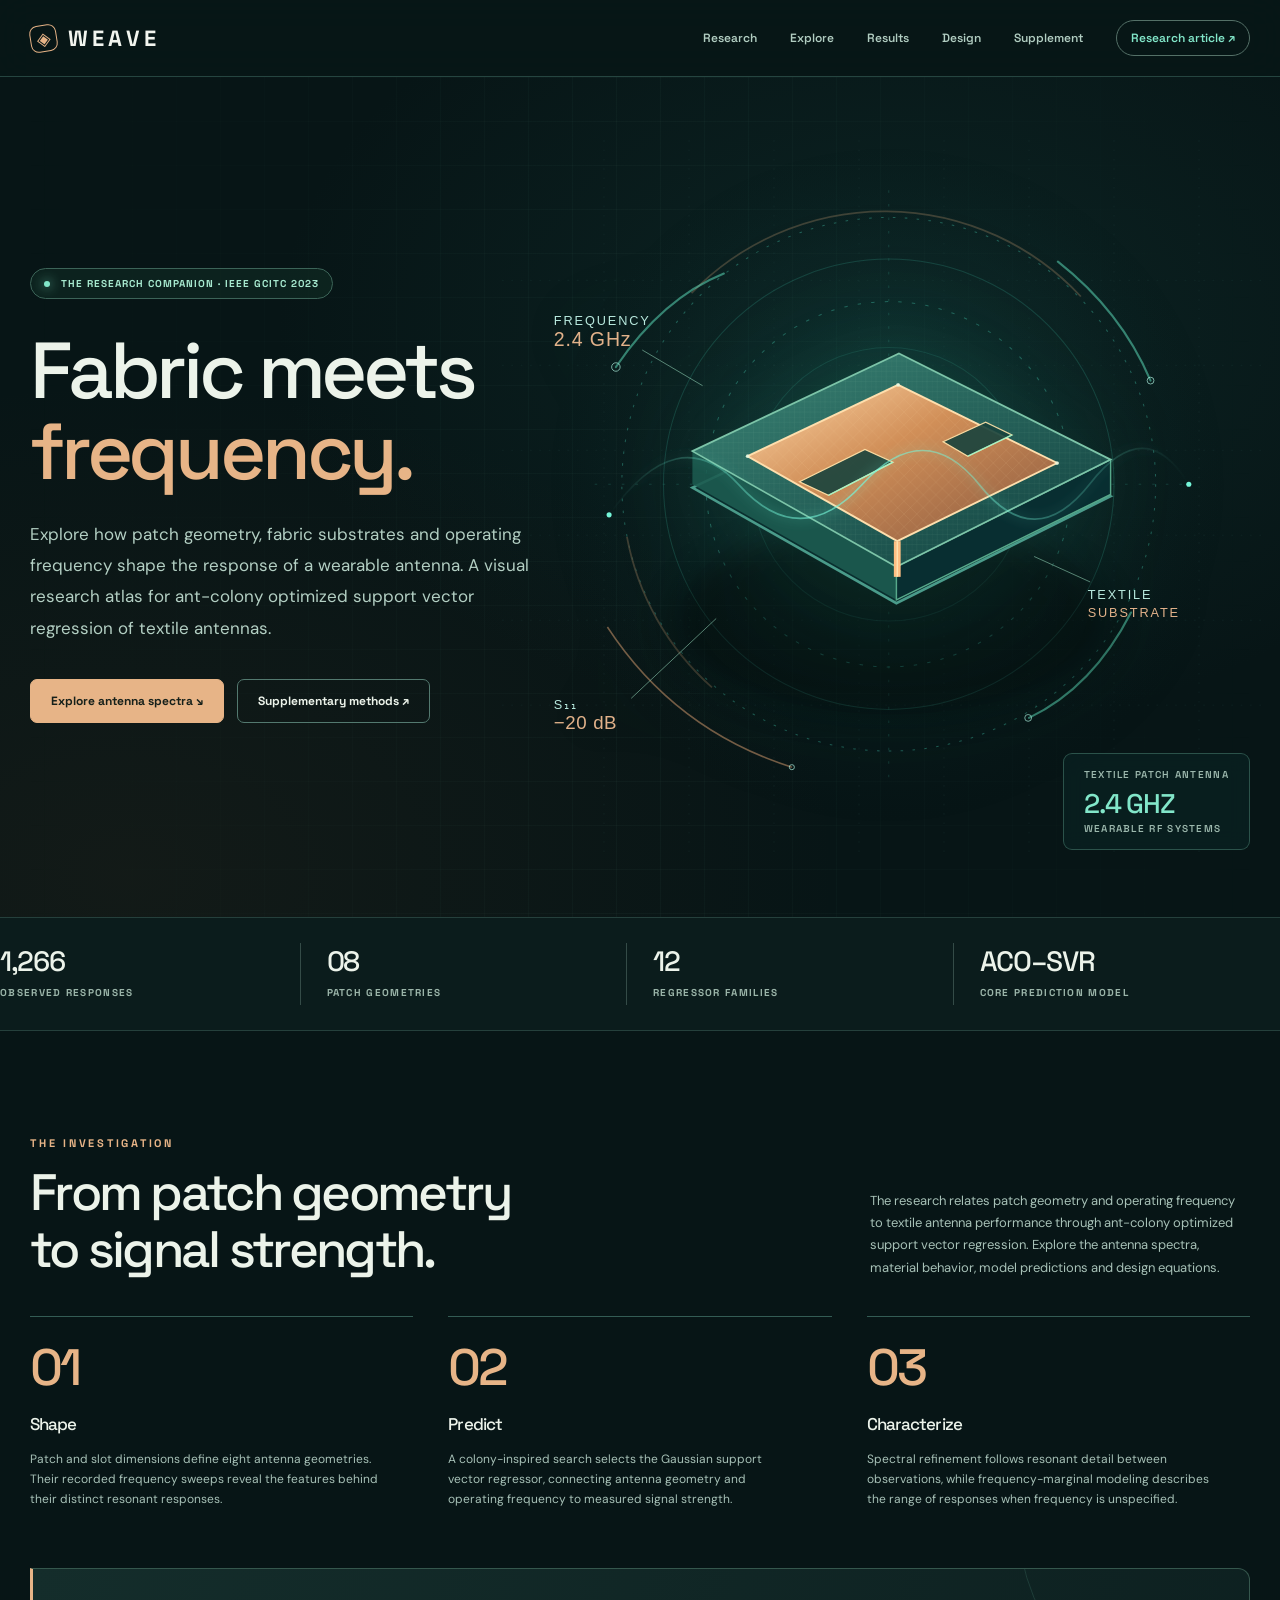
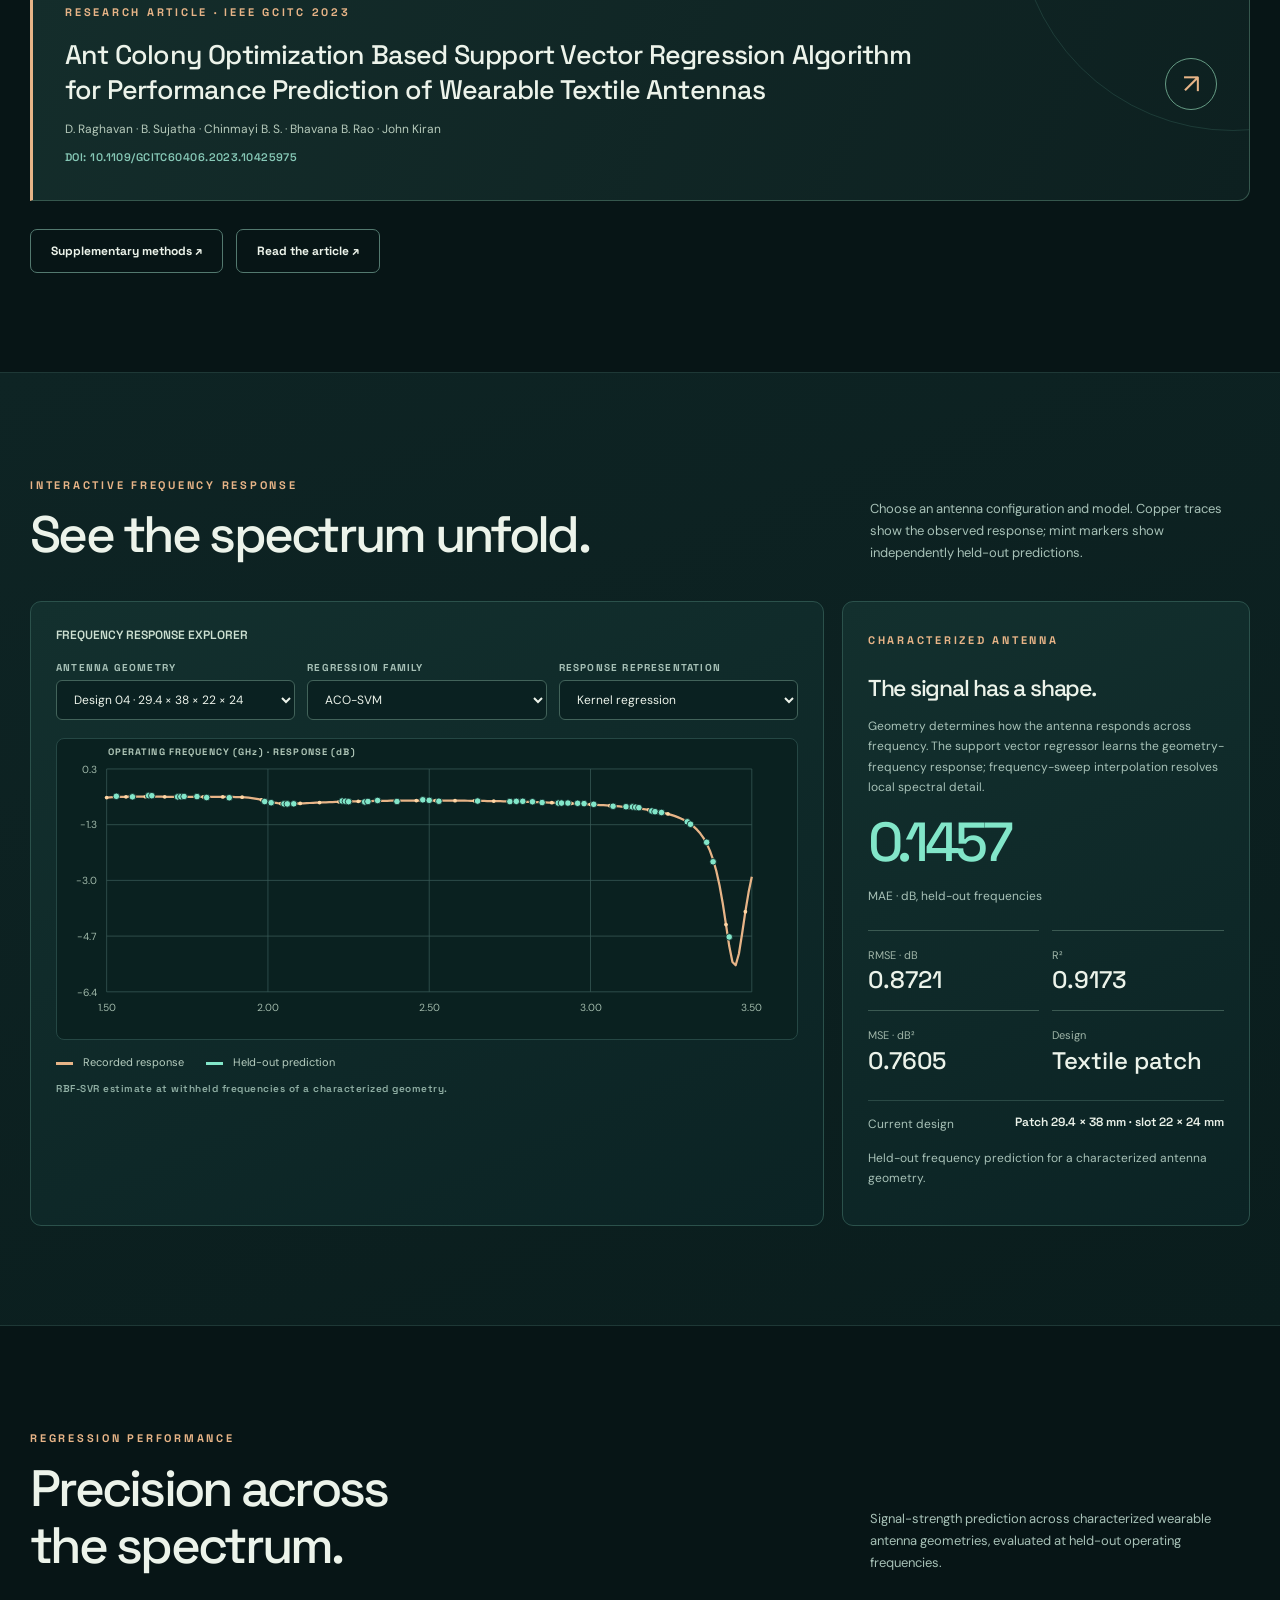
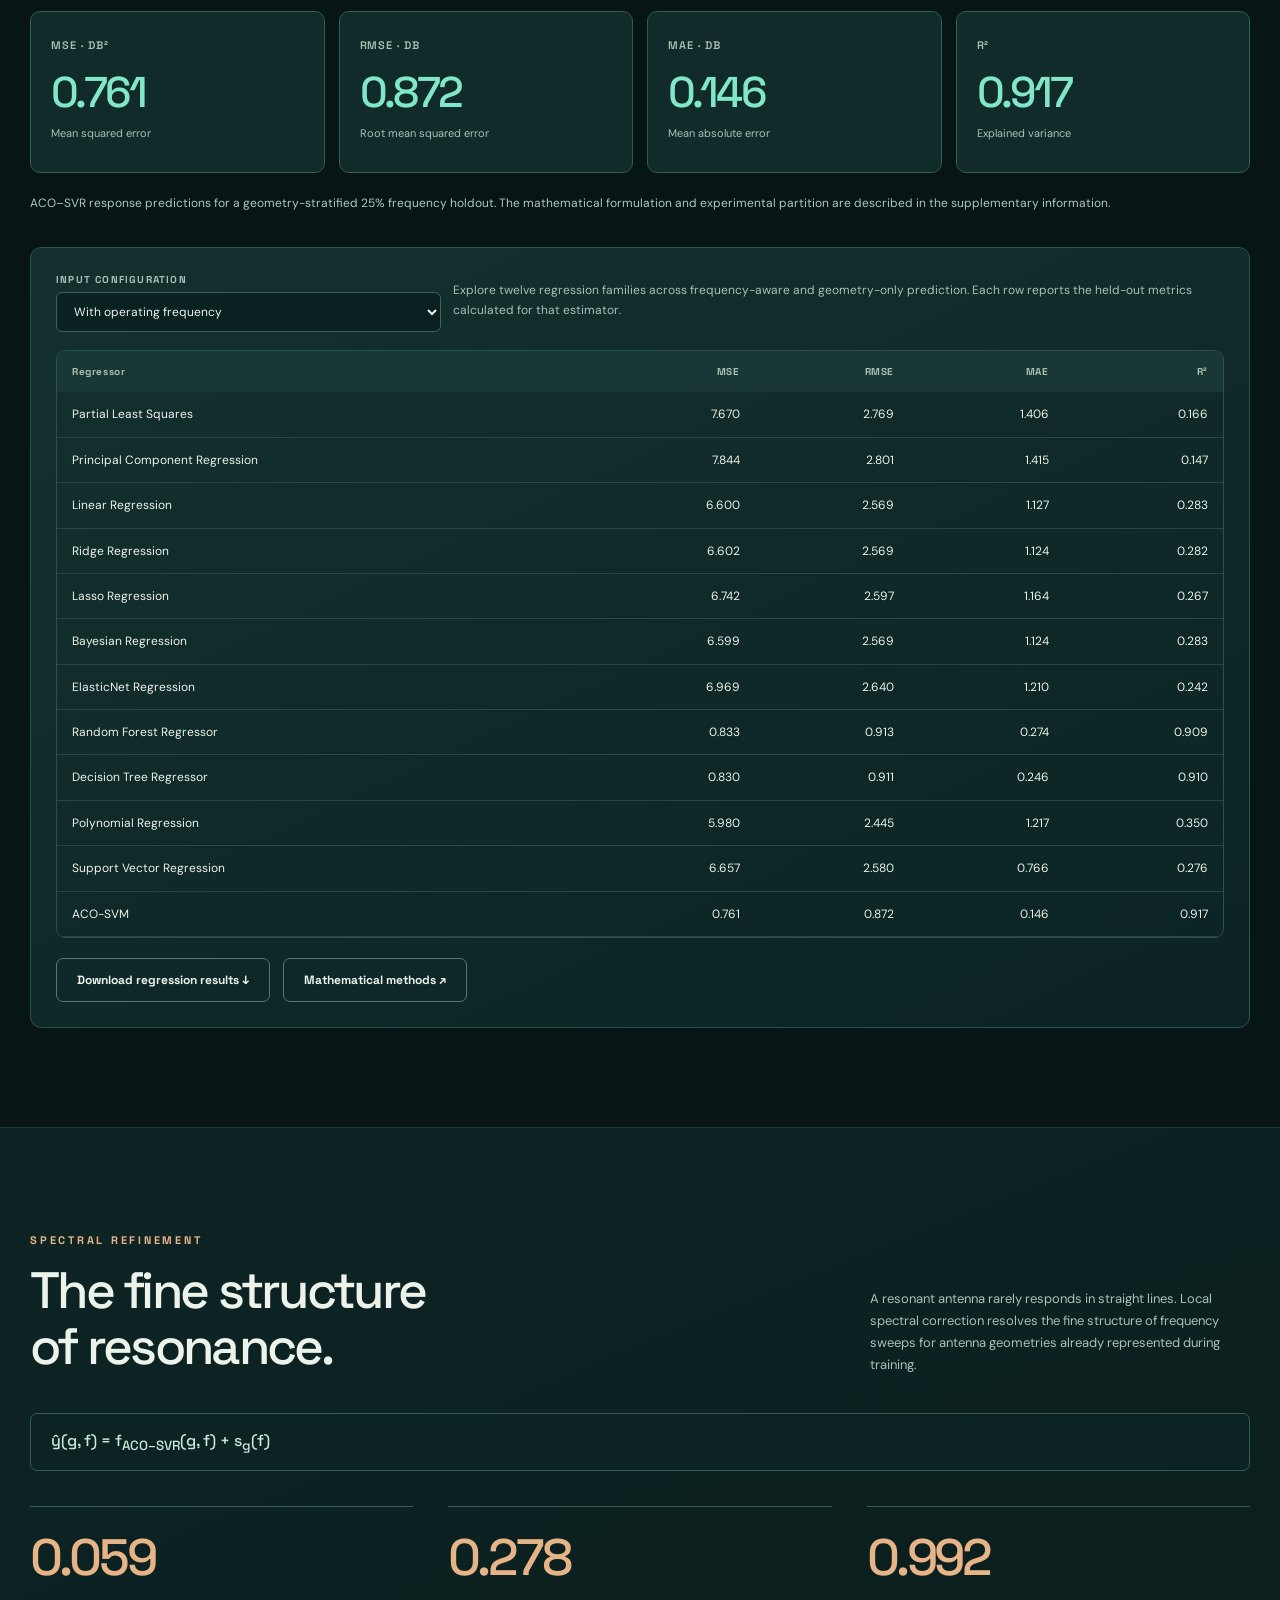
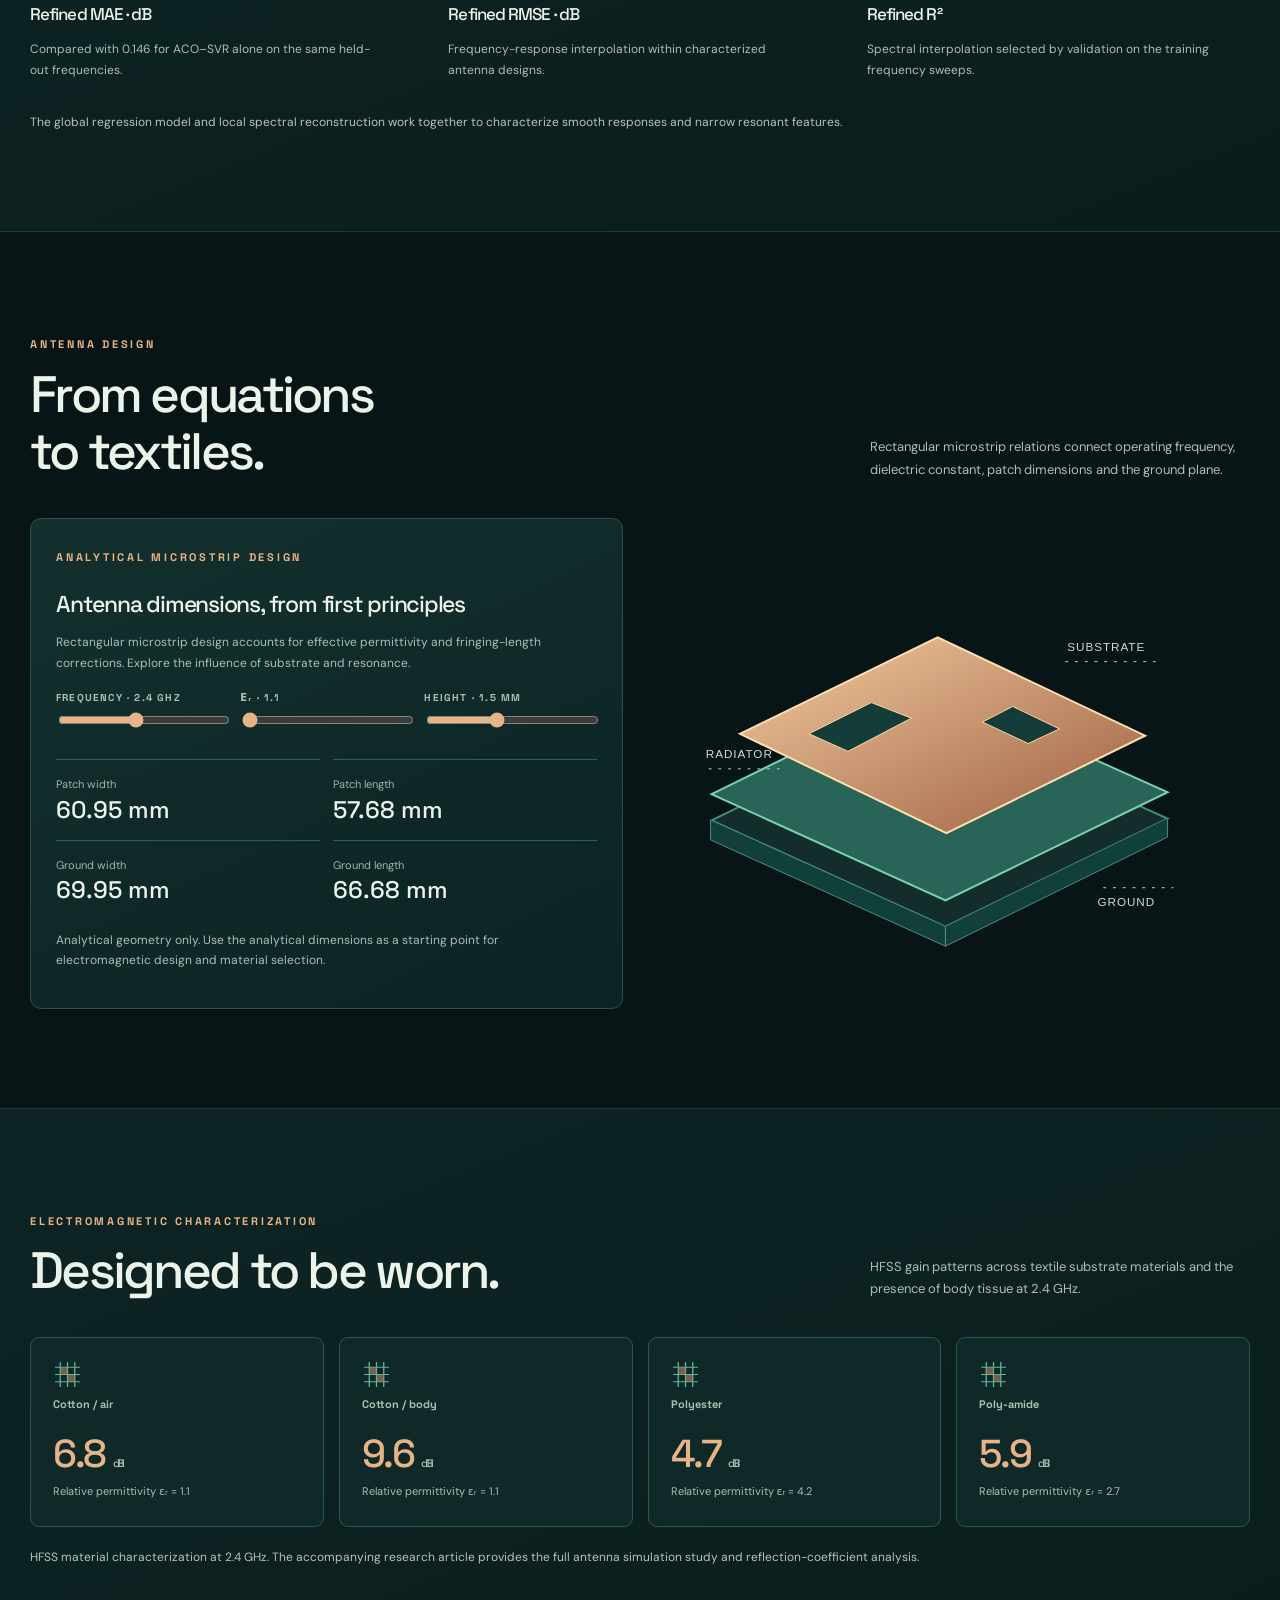
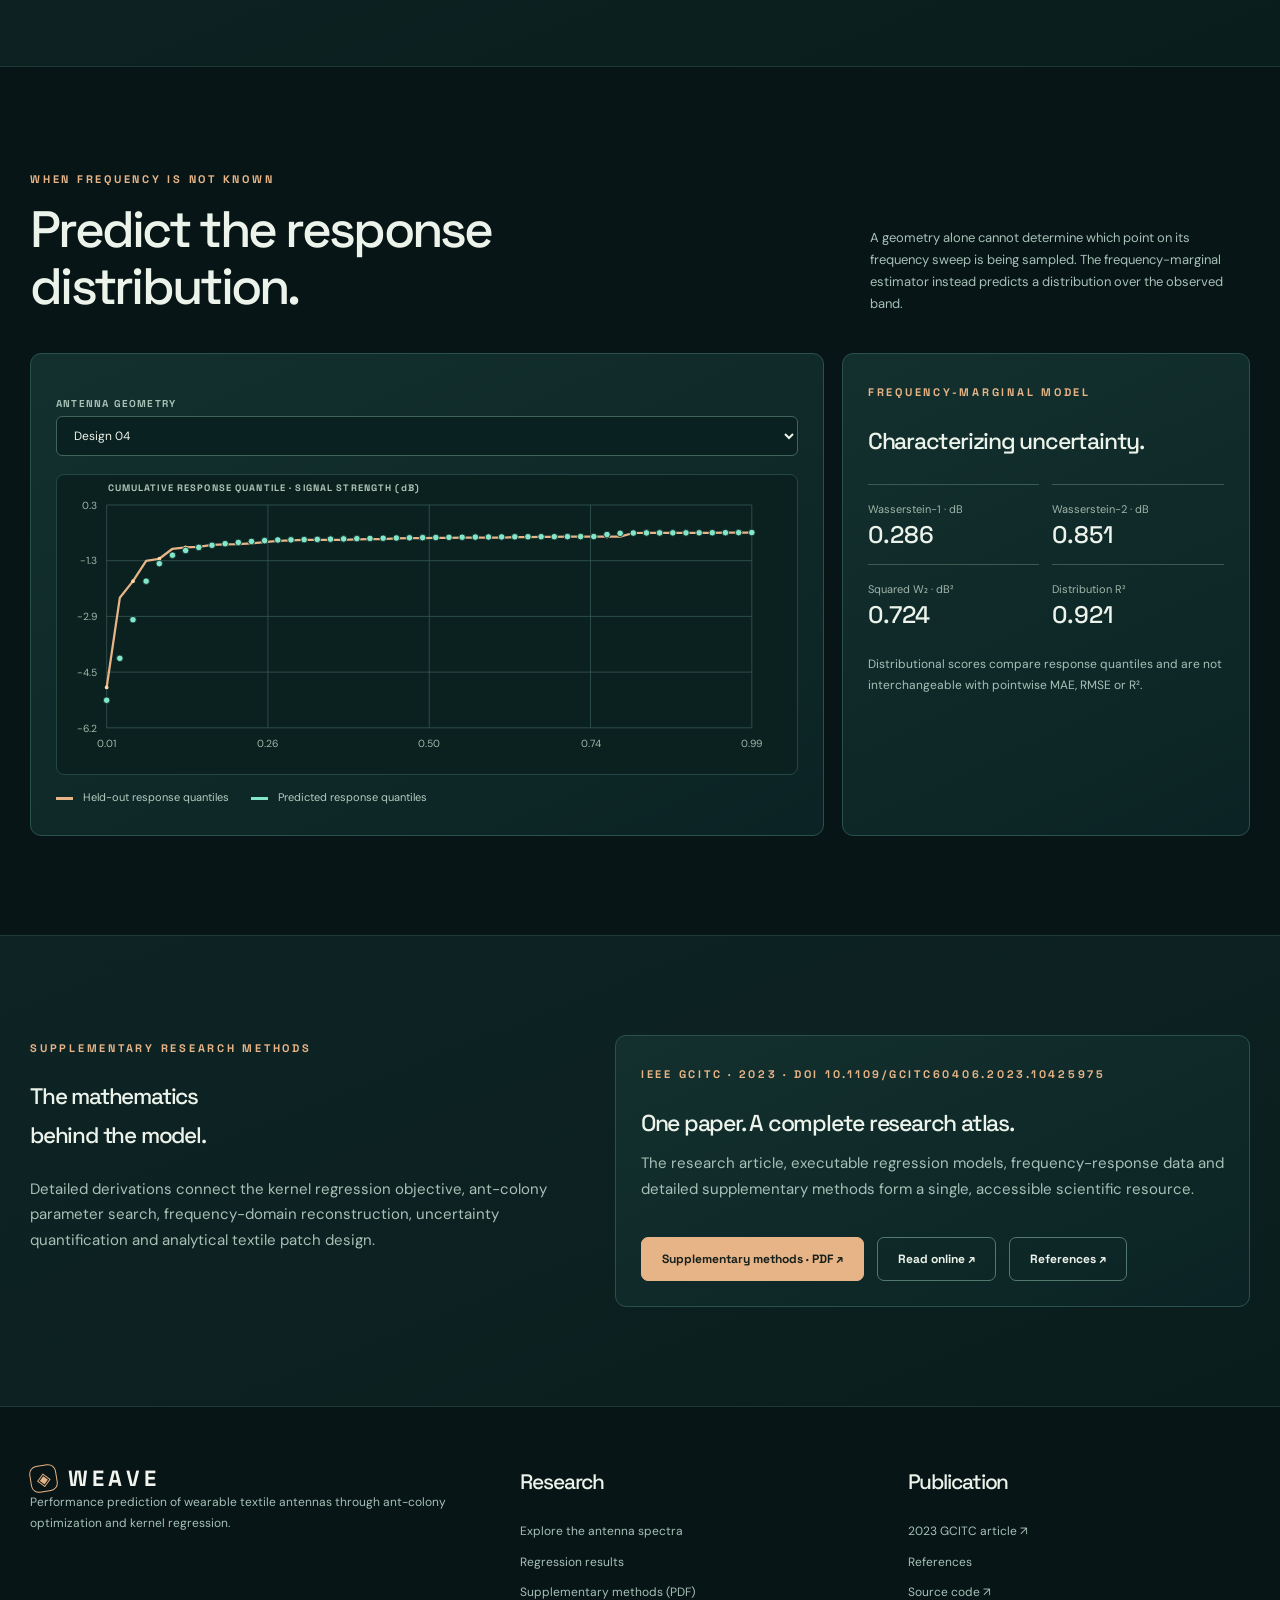
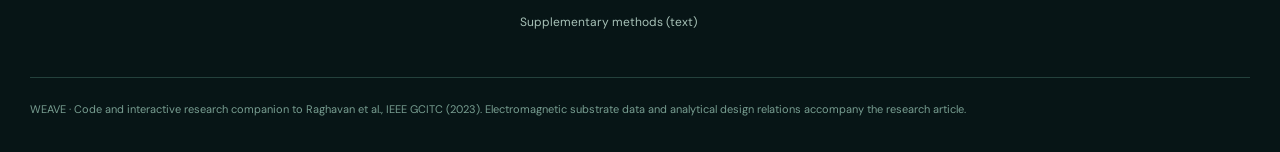
<file: docs/index.html>
<!doctype html><html lang="en"><head><meta charset="utf-8"><meta name="viewport" content="width=device-width,initial-scale=1"><meta name="theme-color" content="#071516"><meta name="description" content="WEAVE is the code and interactive research atlas for Ant Colony Optimization Based Support Vector Regression Algorithm for Performance Prediction of Wearable Textile Antennas. Explore antenna frequency responses, ACO-SVR, textile materials, and the supplementary methods."><meta property="og:type" content="website"><meta property="og:title" content="WEAVE | Wearable Textile Antenna Research"><meta property="og:description" content="From textile geometry to signal strength. Explore the code, antenna spectra, electromagnetic design, and supplementary methods behind the GCITC paper."><title>WEAVE | Wearable Textile Antenna Research</title><link rel="stylesheet" href="assets/weave.css"><link rel="icon" type="image/svg+xml" href="assets/favicon.svg"></head><body><nav class="nav"><div class="shell"><a class="brand" href="index.html"><span class="mark">◈</span>WEAVE</a><button class="nav-toggle" id="nav-toggle" aria-label="Open navigation" aria-expanded="false">☰</button><div class="links" id="nav-links"><a href="#research">Research</a><a href="#response">Explore</a><a href="#results">Results</a><a href="#design">Design</a><a href="SUPPLEMENTARY_METHODS.pdf">Supplement</a><a class="navlink" href="https://doi.org/10.1109/GCITC60406.2023.10425975" target="_blank" rel="noopener">Research article ↗</a></div></div></nav><header class="hero"><div class="shell hero-grid"><div class="hero-copy"><span class="overline">THE RESEARCH COMPANION · IEEE GCITC 2023</span><h1>Fabric meets<br><i>frequency.</i></h1><p>Explore how patch geometry, fabric substrates and operating frequency shape the response of a wearable antenna. A visual research atlas for ant-colony optimized support vector regression of textile antennas.</p><div class="buttons"><a class="btn" href="#response">Explore antenna spectra ↘</a><a class="btn quiet" href="SUPPLEMENTARY_METHODS.pdf">Supplementary methods ↗</a></div></div><div class="hero-visual"><img src="assets/antenna-atlas.svg" class="hero-image" width="900" height="840" alt="Isometric wearable copper patch antenna surrounded by radio-frequency field contours"><div class="telemetry">Textile patch antenna<strong>2.4 GHz</strong>Wearable RF systems</div></div></div></header>
    <div class="index-rule"><div class="shell ribbon"><div><strong>1,266</strong><span>Observed responses</span></div><div><strong>08</strong><span>Patch geometries</span></div><div><strong>12</strong><span>Regressor families</span></div><div><strong>ACO–SVR</strong><span>Core prediction model</span></div></div></div>
    <section class="section" id="research"><div class="shell"><div class="section-title"><div><span class="eyebrow">THE INVESTIGATION</span><h2>From patch geometry<br>to signal strength.</h2></div><p>The research relates patch geometry and operating frequency to textile antenna performance through ant-colony optimized support vector regression. Explore the antenna spectra, material behavior, model predictions and design equations.</p></div><div class="triple"><div class="key-tile"><div class="big">01</div><h3>Shape</h3><p>Patch and slot dimensions define eight antenna geometries. Their recorded frequency sweeps reveal the features behind their distinct resonant responses.</p></div><div class="key-tile"><div class="big">02</div><h3>Predict</h3><p>A colony-inspired search selects the Gaussian support vector regressor, connecting antenna geometry and operating frequency to measured signal strength.</p></div><div class="key-tile"><div class="big">03</div><h3>Characterize</h3><p>Spectral refinement follows resonant detail between observations, while frequency-marginal modeling describes the range of responses when frequency is unspecified.</p></div></div><div class="article-citation"><div><span class="eyebrow">RESEARCH ARTICLE · IEEE GCITC 2023</span><h3>Ant Colony Optimization Based Support Vector Regression Algorithm for Performance Prediction of Wearable Textile Antennas</h3><p>D. Raghavan · B. Sujatha · Chinmayi B. S. · Bhavana B. Rao · John Kiran</p><span class="article-doi">DOI: 10.1109/GCITC60406.2023.10425975</span></div><a href="https://doi.org/10.1109/GCITC60406.2023.10425975" class="citation-arrow" aria-label="Open the IEEE research article">↗</a></div><div class="buttons" style="margin-top:28px"><a class="btn quiet" href="SUPPLEMENTARY_METHODS.pdf">Supplementary methods ↗</a><a class="btn quiet" href="https://doi.org/10.1109/GCITC60406.2023.10425975">Read the article ↗</a></div></div></section>
    <section class="section alt" id="response"><div class="shell"><div class="section-title"><div><span class="eyebrow">INTERACTIVE FREQUENCY RESPONSE</span><h2>See the spectrum unfold.</h2></div><p>Choose an antenna configuration and model. Copper traces show the observed response; mint markers show independently held-out predictions.</p></div><div class="chart-layout"><div class="panel"><div class="chart-title">FREQUENCY RESPONSE EXPLORER</div><div class="filters"><div class="field"><label for="design-select">Antenna geometry</label><select id="design-select"></select></div><div class="field"><label for="model-select">Regression family</label><select id="model-select"></select></div><div class="field"><label for="edition-mode">Response representation</label><select id="edition-mode"><option value="baseline">Kernel regression</option><option value="v2">Spectral reconstruction</option></select></div></div><svg id="response-chart" viewBox="0 0 790 320" class="chart" role="img" aria-label="Observed frequency response with held-out model predictions"></svg><div class="chart-legend"><span><i class="swatch"></i> Recorded response</span><span><i class="swatch mint"></i> Held-out prediction</span></div><div class="chart-note" id="curve-caption"></div></div><div class="panel"><span class="eyebrow">Characterized antenna</span><h3 style="margin-top:16px">The signal has a shape.</h3><p>Geometry determines how the antenna responds across frequency. The support vector regressor learns the geometry-frequency response; frequency-sweep interpolation resolves local spectral detail.</p><div class="hero-metric" id="model-mae">—</div><p>MAE · dB, held-out frequencies</p><div class="stat-pair"><div><small>RMSE · dB</small><strong id="model-rmse">—</strong></div><div><small>R²</small><strong id="model-r2">—</strong></div><div><small>MSE · dB²</small><strong id="model-mse">—</strong></div><div><small>Design</small><strong>Textile patch</strong></div></div><div class="data-row"><span>Current design</span><strong id="design-measures">—</strong></div><p class="note">Held-out frequency prediction for a characterized antenna geometry.</p></div></div></div></section>
    <section class="section" id="results"><div class="shell"><div class="section-title"><div><span class="eyebrow">REGRESSION PERFORMANCE</span><h2>Precision across<br>the spectrum.</h2></div><p>Signal-strength prediction across characterized wearable antenna geometries, evaluated at held-out operating frequencies.</p></div><div class="metric-cards"><div class="metric-card"><small>MSE · dB²</small><strong>0.761</strong><em>Mean squared error</em></div><div class="metric-card"><small>RMSE · dB</small><strong>0.872</strong><em>Root mean squared error</em></div><div class="metric-card"><small>MAE · dB</small><strong>0.146</strong><em>Mean absolute error</em></div><div class="metric-card"><small>R²</small><strong>0.917</strong><em>Explained variance</em></div></div><p class="bottom-note">ACO–SVR response predictions for a geometry-stratified 25% frequency holdout. The mathematical formulation and experimental partition are described in the supplementary information.</p><div class="panel" style="margin-top:34px"><div class="filters" style="margin-top:0"><div class="field"><label for="baseline-mode">Input configuration</label><select id="baseline-mode"><option value="with">With operating frequency</option><option value="without">Geometry only</option></select></div><div style="flex:2"><p class="note">Explore twelve regression families across frequency-aware and geometry-only prediction. Each row reports the held-out metrics calculated for that estimator.</p></div></div><div class="table-window"><table class="results-table"><thead><tr><th>Regressor</th><th>MSE</th><th>RMSE</th><th>MAE</th><th>R²</th></tr></thead><tbody id="baseline-table"></tbody></table></div><div class="buttons" style="margin-top:20px"><a class="btn quiet" href="downloads/regression_metrics.csv">Download regression results ↓</a><a class="btn quiet" href="SUPPLEMENTARY_METHODS.pdf">Mathematical methods ↗</a></div></div></div></section>
    <section class="section alt" id="spectral"><div class="shell"><div class="section-title"><div><span class="eyebrow">SPECTRAL REFINEMENT</span><h2>The fine structure<br>of resonance.</h2></div><p>A resonant antenna rarely responds in straight lines. Local spectral correction resolves the fine structure of frequency sweeps for antenna geometries already represented during training.</p></div><div class="formula">ŷ(g, f) = f<sub>ACO–SVR</sub>(g, f) + s<sub>g</sub>(f)</div><div class="triple" style="margin-top:35px"><div class="key-tile"><div class="big">0.059</div><h3>Refined MAE · dB</h3><p>Compared with 0.146 for ACO–SVR alone on the same held-out frequencies.</p></div><div class="key-tile"><div class="big">0.278</div><h3>Refined RMSE · dB</h3><p>Frequency-response interpolation within characterized antenna designs.</p></div><div class="key-tile"><div class="big">0.992</div><h3>Refined R²</h3><p>Spectral interpolation selected by validation on the training frequency sweeps.</p></div></div><p class="bottom-note">The global regression model and local spectral reconstruction work together to characterize smooth responses and narrow resonant features.</p></div></section>
    <section class="section" id="design"><div class="shell"><div class="section-title"><div><span class="eyebrow">ANTENNA DESIGN</span><h2>From equations<br>to textiles.</h2></div><p>Rectangular microstrip relations connect operating frequency, dielectric constant, patch dimensions and the ground plane.</p></div><div class="geometry-panel"><div class="panel"><span class="eyebrow">Analytical microstrip design</span><h3 style="margin-top:16px">Antenna dimensions, from first principles</h3><p>Rectangular microstrip design accounts for effective permittivity and fringing-length corrections. Explore the influence of substrate and resonance.</p><div class="filters"><div class="field"><label for="resonance">Frequency · <span id="resonance-value">2.4</span> GHz</label><input id="resonance" aria-label="Resonant frequency" type="range" min="1.5" max="3.5" step="0.1" value="2.4" style="width:100%;accent-color:#e7b487"></div><div class="field"><label for="permittivity">εᵣ · <span id="permittivity-value">1.1</span></label><input id="permittivity" aria-label="Relative permittivity" type="range" min="1.1" max="4.2" step="0.1" value="1.1" style="width:100%;accent-color:#e7b487"></div><div class="field"><label for="substrate-height">Height · <span id="height-value">1.5</span> mm</label><input id="substrate-height" aria-label="Substrate thickness" type="range" min="0.5" max="3" step="0.1" value="1.5" style="width:100%;accent-color:#e7b487"></div></div><div class="stat-pair"><div><small>Patch width</small><strong id="patch-width">—</strong></div><div><small>Patch length</small><strong id="patch-length">—</strong></div><div><small>Ground width</small><strong id="ground-width">—</strong></div><div><small>Ground length</small><strong id="ground-length">—</strong></div></div><p class="note">Analytical geometry only. Use the analytical dimensions as a starting point for electromagnetic design and material selection.</p></div><div><svg viewBox="0 0 570 390" role="img" aria-label="Exploded textile antenna layers"><defs><linearGradient id="topcu" x1="0" y1="0" x2="1" y2="1"><stop stop-color="#f3cca0"/><stop offset="1" stop-color="#9c5e40"/></linearGradient></defs><path d="M55 254 280 143 523 252 295 363Z" fill="#132d2c" stroke="#478a7b" stroke-width="2"/><path d="M55 227 280 116 523 225 295 336Z" fill="#296458" stroke="#7bd2af" stroke-width="2"/><path d="M84 165 287 66 500 167 296 267Z" fill="url(#topcu)" stroke="#ffe0ae" stroke-width="2"/><path d="M84 165 287 66 500 167 296 267Z" fill="none" stroke="#f4deb0" stroke-width=".5" stroke-dasharray="3 7"/><path d="M155 165 219 133 260 149 195 183Z" fill="#143c38" stroke="#ffd7a1"/><path d="M364 137 412 160 380 175 333 153Z" fill="#143c38" stroke="#ffd7a1"/><path d="M54 254v20l241 109v-20M295 363v20l228-112v-19" fill="#113f3c" stroke="#518f79"/><path d="M52 201h79M418 91h95M457 323h72" stroke="#b4d9c5" stroke-dasharray="3 7"/><g fill="#c6e1d3" font-size="12" font-family="Arial,sans-serif" letter-spacing="1"><text x="49" y="190">RADIATOR</text><text x="420" y="80">SUBSTRATE</text><text x="451" y="342">GROUND</text></g></svg></div></div></div></section>
    <section class="section alt" id="materials"><div class="shell"><div class="section-title"><div><span class="eyebrow">ELECTROMAGNETIC CHARACTERIZATION</span><h2>Designed to be worn.</h2></div><p>HFSS gain patterns across textile substrate materials and the presence of body tissue at 2.4 GHz.</p></div><div class="material-grid"><div class="material"><svg viewBox="0 0 28 28" fill="none" aria-hidden="true"><path d="M2 7h24M2 14h24M2 21h24M7 2v24M14 2v24M21 2v24" stroke="#77d6b8" stroke-width="1.2"/><path d="M7 7h7v7H7zM14 14h7v7h-7z" fill="#c9956d" opacity=".65"/></svg><small>Cotton / air</small><strong>6.8 <span>dBi</span></strong><span>Relative permittivity εᵣ = 1.1</span></div><div class="material"><svg viewBox="0 0 28 28" fill="none" aria-hidden="true"><path d="M2 7h24M2 14h24M2 21h24M7 2v24M14 2v24M21 2v24" stroke="#77d6b8" stroke-width="1.2"/><path d="M7 7h7v7H7zM14 14h7v7h-7z" fill="#c9956d" opacity=".65"/></svg><small>Cotton / body</small><strong>9.6 <span>dBi</span></strong><span>Relative permittivity εᵣ = 1.1</span></div><div class="material"><svg viewBox="0 0 28 28" fill="none" aria-hidden="true"><path d="M2 7h24M2 14h24M2 21h24M7 2v24M14 2v24M21 2v24" stroke="#77d6b8" stroke-width="1.2"/><path d="M7 7h7v7H7zM14 14h7v7h-7z" fill="#c9956d" opacity=".65"/></svg><small>Polyester</small><strong>4.7 <span>dBi</span></strong><span>Relative permittivity εᵣ = 4.2</span></div><div class="material"><svg viewBox="0 0 28 28" fill="none" aria-hidden="true"><path d="M2 7h24M2 14h24M2 21h24M7 2v24M14 2v24M21 2v24" stroke="#77d6b8" stroke-width="1.2"/><path d="M7 7h7v7H7zM14 14h7v7h-7z" fill="#c9956d" opacity=".65"/></svg><small>Poly-amide</small><strong>5.9 <span>dBi</span></strong><span>Relative permittivity εᵣ = 2.7</span></div></div><p class="bottom-note">HFSS material characterization at 2.4 GHz. The accompanying research article provides the full antenna simulation study and reflection-coefficient analysis.</p></div></section>
    <section class="section" id="distribution"><div class="shell"><div class="section-title"><div><span class="eyebrow">WHEN FREQUENCY IS NOT KNOWN</span><h2>Predict the response<br>distribution.</h2></div><p>A geometry alone cannot determine which point on its frequency sweep is being sampled. The frequency-marginal estimator instead predicts a distribution over the observed band.</p></div><div class="chart-layout"><div class="panel"><div class="filters"><div class="field"><label for="quantile-select">Antenna geometry</label><select id="quantile-select"></select></div></div><svg class="chart" viewBox="0 0 790 320" id="quantile-chart" role="img" aria-label="Observed and predicted response quantiles"></svg><div class="chart-legend"><span><i class="swatch"></i> Held-out response quantiles</span><span><i class="swatch mint"></i> Predicted response quantiles</span></div></div><div class="panel"><span class="eyebrow">FREQUENCY-MARGINAL MODEL</span><h3 style="margin-top:18px">Characterizing uncertainty.</h3><div class="stat-pair"><div><small>Wasserstein-1 · dB</small><strong id="transport-w1">—</strong></div><div><small>Wasserstein-2 · dB</small><strong id="transport-w2">—</strong></div><div><small>Squared W₂ · dB²</small><strong id="transport-w2sq">—</strong></div><div><small>Distribution R²</small><strong id="transport-r2">—</strong></div></div><p class="note">Distributional scores compare response quantiles and are not interchangeable with pointwise MAE, RMSE or R².</p></div></div></div></section>
    <section class="section alt" id="supplement"><div class="shell split-text"><div><span class="eyebrow">SUPPLEMENTARY RESEARCH METHODS</span><h2 style="margin-top:18px">The mathematics<br>behind the model.</h2><p style="margin-top:22px">Detailed derivations connect the kernel regression objective, ant-colony parameter search, frequency-domain reconstruction, uncertainty quantification and analytical textile patch design.</p></div><div class="panel"><span class="eyebrow">IEEE GCITC · 2023 · DOI 10.1109/GCITC60406.2023.10425975</span><h3 style="margin-top:18px">One paper. A complete research atlas.</h3><p>The research article, executable regression models, frequency-response data and detailed supplementary methods form a single, accessible scientific resource.</p><div class="buttons"><a class="btn" href="SUPPLEMENTARY_METHODS.pdf">Supplementary methods · PDF ↗</a><a class="btn quiet" href="SUPPLEMENTARY_METHODS.md">Read online ↗</a><a class="btn quiet" href="REFERENCES.md">References ↗</a></div></div></div></section><footer class="footer"><div class="shell"><div class="footer-grid"><div><div class="brand"><span class="mark">◈</span>WEAVE</div><p>Performance prediction of wearable textile antennas through ant-colony optimization and kernel regression.</p></div><div><h3>Research</h3><div class="footer-links"><a href="index.html#response">Explore the antenna spectra</a><a href="index.html#results">Regression results</a><a href="SUPPLEMENTARY_METHODS.pdf">Supplementary methods (PDF)</a><a href="SUPPLEMENTARY_METHODS.md">Supplementary methods (text)</a></div></div><div><h3>Publication</h3><div class="footer-links"><a href="https://doi.org/10.1109/GCITC60406.2023.10425975">2023 GCITC article ↗</a><a href="REFERENCES.md">References</a><a href="https://github.com/rdharini2001/Wearable_antennas">Source code ↗</a></div></div></div><div class="footer-base">WEAVE · Code and interactive research companion to Raghavan et al., IEEE GCITC (2023). Electromagnetic substrate data and analytical design relations accompany the research article.</div></div></footer><script src="assets/research-data.js"></script><script src="assets/weave-ui.js"></script></body></html>
</file>
<file: docs/assets/weave.css>
@import url('https://fonts.googleapis.com/css2?family=DM+Sans:wght@400;500;600;700&family=Space+Grotesk:wght@400;500;600;700&display=swap');
:root{color-scheme:dark;--ink:#071516;--paper:#0c1d1e;--panel:#102829;--panel2:#122e2e;--rule:#294b48;--soft:#a7c1b7;--cream:#ecf3ea;--mint:#82e6c9;--copper:#e7b487;--display:'Space Grotesk',system-ui,sans-serif;--body:'DM Sans',system-ui,sans-serif}*{box-sizing:border-box}html{scroll-behavior:smooth}body{margin:0;background:var(--ink);color:var(--cream);font:15px/1.7 var(--body);overflow-x:hidden}a{color:inherit;text-decoration:none}button,select,input{font:inherit}button{cursor:pointer}::selection{background:var(--copper);color:var(--ink)}a:focus-visible,button:focus-visible,select:focus-visible{outline:2px solid var(--mint);outline-offset:4px}.shell{max-width:1300px;margin:auto;padding:0 30px}.nav{position:sticky;z-index:20;top:0;background:rgba(8,23,23,.85);border-bottom:1px solid #254540;backdrop-filter:blur(18px)}.nav .shell{height:76px;display:flex;align-items:center;gap:36px}.brand{font:700 22px var(--display);letter-spacing:.19em;color:#f2f5ef;display:flex;align-items:center;gap:11px}.mark{height:27px;width:27px;border:1.5px solid var(--copper);border-radius:8px;display:grid;place-items:center;transform:rotate(-9deg);color:var(--copper);font-size:18px;letter-spacing:0}.links{display:flex;gap:33px;align-items:center;margin-left:auto}.links a{font:600 12px var(--display);color:#b1cdc1;transition:color .2s}.links a:hover,.links .current{color:var(--copper)}.navlink{font-size:11px;border:1px solid #547067;border-radius:90px;padding:9px 14px;color:var(--mint)!important;white-space:nowrap}.nav-toggle{display:none;align-items:center;justify-content:center;border:1px solid var(--rule);background:transparent;color:var(--cream);border-radius:5px;padding:8px}
.eyebrow{font:700 11px var(--display);letter-spacing:.25em;text-transform:uppercase;color:var(--copper)}.hero{position:relative;isolation:isolate;background:radial-gradient(ellipse at 70% 30%,#194e4942 0,transparent 49%),radial-gradient(ellipse at 10% 95%,#7f492519 0,transparent 44%);overflow:hidden}.hero:before{content:'';position:absolute;inset:0;background-image:linear-gradient(#87c9b00a 1px,transparent 1px),linear-gradient(90deg,#87c9b00a 1px,transparent 1px);background-size:44px 44px;mask-image:linear-gradient(90deg,transparent,#000 50%,transparent);z-index:-1}.hero-grid{display:grid;grid-template-columns:.91fr 1.09fr;align-items:center;min-height:674px;position:relative}.hero-copy{padding:65px 0 68px;z-index:2}.overline{display:inline-flex;align-items:center;gap:11px;padding:8px 13px;border:1px solid #3c6458;background:#13312680;color:#a7e9cf;font:700 10px var(--display);letter-spacing:.1em;border-radius:90px;text-transform:uppercase}.overline:before{content:'';height:6px;width:6px;background:var(--mint);border-radius:50%;box-shadow:0 0 12px var(--mint)}h1,h2,h3,p{margin-top:0}h1,h2,h3{font-family:var(--display);font-weight:500;letter-spacing:-.053em}h1{font-size:clamp(58px,6.2vw,100px);line-height:1.02;margin:32px 0 26px}h1 i{font-style:normal;color:var(--copper)}.hero p{font-size:17px;max-width:520px;line-height:1.84;color:#b3cfc3}.hero-image{width:115%;max-width:none;margin-left:-10%;filter:drop-shadow(0 0 44px #38a2841c);animation:float 11s ease-in-out infinite}@keyframes float{50%{transform:translateY(-13px) rotate(1deg)}}.hero-visual{position:relative;align-self:stretch;display:grid;place-items:center;min-width:0}.telemetry{position:absolute;right:0;bottom:67px;padding:14px 20px;border:1px solid #417265a0;background:#092021cf;backdrop-filter:blur(10px);border-radius:9px;font:600 10px var(--display);letter-spacing:.13em;color:#9cb8ad;text-transform:uppercase}.telemetry strong{display:block;color:var(--mint);font:500 27px var(--display);letter-spacing:-.04em;margin:5px 0 1px}.buttons{display:flex;gap:13px;flex-wrap:wrap;margin-top:35px}.btn{border:1px solid var(--copper);background:var(--copper);color:#16201a;padding:13px 20px;display:inline-flex;align-items:center;justify-content:center;gap:10px;border-radius:7px;font:700 12px var(--display);transition:transform .2s,filter .2s}.btn:hover{transform:translateY(-2px);filter:brightness(1.07)}.btn.quiet{border-color:#53796f;background:transparent;color:var(--cream)}.index-rule{border-top:1px solid #25403c;border-bottom:1px solid #25403c;background:#0b1c1c}.ribbon{display:grid;grid-template-columns:repeat(4,1fr);gap:26px;padding:25px 0}.ribbon>div{border-right:1px solid #344b47;min-width:0}.ribbon>div:last-child{border:none}.ribbon strong{font:500 28px var(--display);display:block;letter-spacing:-.045em}.ribbon span{font:700 10px var(--display);color:#9bb5a9;letter-spacing:.13em;text-transform:uppercase}
.section{padding:99px 0;border-bottom:1px solid #1e3836}.section.alt{background:linear-gradient(158deg,#0e2424,#0a1d1d)}.section-title{display:flex;justify-content:space-between;gap:35px;align-items:end;margin-bottom:37px}.section-title h2{font-size:clamp(33px,4vw,54px);line-height:1.11;margin:10px 0 0;max-width:740px}.section-title p{color:var(--soft);font-size:13px;max-width:380px;margin:0}.serif-number{font:500 13px var(--display);color:var(--copper);letter-spacing:.2em}.study-grid{display:grid;grid-template-columns:repeat(2,minmax(0,1fr));gap:22px}.edition{min-height:510px;border-radius:13px;overflow:hidden;position:relative;background:linear-gradient(156deg,#173532,#0b2121);border:1px solid #30564e;padding:35px;display:flex;flex-direction:column}.edition:before{content:'';position:absolute;top:-150px;right:-110px;border:1px solid #4f988136;width:490px;height:490px;border-radius:50%;box-shadow:0 0 0 45px #5bd2ac05,0 0 0 110px #5bd2ac04}.edition.a{background:linear-gradient(140deg,#20362f,#0d2022)}.edition.b{background:radial-gradient(ellipse at 80% 30%,#206a5855,transparent 55%),linear-gradient(140deg,#153a39,#0a1b1d)}.edition h3{font-size:clamp(35px,4vw,55px);line-height:1.1;max-width:470px;margin:40px 0 18px;position:relative}.edition p{max-width:410px;color:#aec6bb;font-size:14px;position:relative}.edition .index{font:600 11px var(--display);letter-spacing:.2em;color:var(--copper)}.edition-bottom{margin-top:auto;display:flex;justify-content:space-between;align-items:end;gap:15px;position:relative}.edition-bottom .meta{color:#b9cfbf;font:600 11px var(--display);line-height:1.8}.edition-bottom .arrow{height:47px;width:47px;border:1px solid #72b2a25c;border-radius:50%;display:grid;place-items:center;font-size:23px;transition:transform .2s}.edition:hover .arrow{transform:translate(3px,-3px)}.edition .decor{font:500 170px var(--display);position:absolute;right:26px;top:69px;color:#cfbd8b0b;line-height:1}.chart-layout{display:grid;grid-template-columns:minmax(0,1.4fr) minmax(300px,.72fr);gap:18px}.panel{background:linear-gradient(155deg,#13302e,#0b2324);border:1px solid #2b514b;border-radius:11px;padding:25px;min-width:0}.panel h3{font-size:23px;margin-bottom:8px}.panel p,.note{color:var(--soft);font-size:12px}.chart-title{font:600 12px var(--display);color:#ccdfd1}.chart{width:100%;display:block;background:#0a2120;border:1px solid #254744;border-radius:8px;min-height:300px}.filters{display:flex;gap:12px;align-items:end;margin:18px 0;flex-wrap:wrap}.filters label{color:var(--soft);display:block;font:700 10px var(--display);letter-spacing:.12em;text-transform:uppercase;margin-bottom:6px}.filters .field{min-width:145px;flex:1}select{width:100%;color:var(--cream);background:#0a2121;border:1px solid #42635a;padding:10px 13px;border-radius:6px;max-width:100%;outline:0;font-size:12px}.chart-legend{display:flex;gap:22px;flex-wrap:wrap;color:#b6cdbf;font-size:11px;margin:13px 0 3px}.swatch{display:inline-block;width:17px;height:3px;background:var(--copper);vertical-align:middle;margin-right:7px}.swatch.mint{background:var(--mint)}.numeric{font-variant-numeric:tabular-nums}.hero-metric{font:500 55px var(--display);letter-spacing:-.08em;color:var(--mint);line-height:1.2;margin:11px 0}.stat-pair{display:grid;grid-template-columns:repeat(2,1fr);gap:13px;margin:23px 0}.stat-pair>div{padding-top:15px;border-top:1px solid #3b5a52}.stat-pair small{display:block;color:#a0b6a9;font-size:11px}.stat-pair strong{font:500 24px var(--display)}.data-row{display:flex;gap:12px;justify-content:space-between;padding:13px 0;border-top:1px solid #2a4945;font-size:12px}.data-row span{color:var(--soft)}.data-row strong{font:600 12px var(--display);text-align:right}.line{stroke:#395a56;stroke-width:.8}.axis{fill:#a1b9aa;font:11px var(--body)}.annotation{font:700 10px var(--display);letter-spacing:.12em;fill:#b0c7b8}.results-table{width:100%;border-collapse:collapse;font-size:12px;white-space:nowrap}.results-table th{color:#a8bdb3;text-align:left;font:700 10px var(--display);letter-spacing:.06em;padding:14px 15px;background:#183735;position:sticky;top:0}.results-table td{padding:12px 15px;border-bottom:1px solid #274742}.results-table td:not(:first-child){text-align:right;font-variant-numeric:tabular-nums}.table-window{overflow:auto;max-height:640px;border:1px solid #2b514b;border-radius:9px}.table-window th:not(:first-child){text-align:right}.table-window tr:hover td{background:#183531}.key-tile{border-top:1px solid #335c54;padding-top:18px}.key-tile .big{font:500 clamp(36px,4vw,54px) var(--display);color:var(--copper);letter-spacing:-.06em}.key-tile h3{font-size:17px;margin:10px 0}.key-tile p{color:var(--soft);font-size:12px;max-width:350px}.triple{display:grid;grid-template-columns:repeat(3,1fr);gap:35px}.material-grid{display:grid;grid-template-columns:repeat(4,1fr);gap:15px}.material{padding:22px;min-height:185px;border:1px solid #2e554f;border-radius:9px;background:#0e2928}.material svg{height:29px;width:29px;opacity:.82}.material small{display:block;font:700 11px var(--display);color:#a9bfb3}.material strong{display:block;font:500 39px var(--display);letter-spacing:-.06em;color:var(--copper);margin:18px 0 0}.material span{font-size:11px;color:var(--soft)}.bottom-note{font-size:12px;color:#b0c8b9;margin:20px 0 0}.bottom-note a{color:var(--mint);text-decoration:underline}.split-text{display:grid;grid-template-columns:.9fr 1.1fr;gap:65px}.split-text p{font-size:15px;color:var(--soft)}.quote-block{font:500 clamp(24px,3vw,36px)/1.5 var(--display);letter-spacing:-.035em;color:#d8eadc;border-left:2px solid var(--copper);padding-left:26px;margin:15px 0}.footer{padding:57px 0 34px;background:#071516}.footer-grid{display:grid;grid-template-columns:1.3fr 1fr 1fr;gap:45px}.footer h3{font-size:21px}.footer p,.footer a{color:var(--soft);font-size:12px}.footer a:hover{color:var(--mint)}.footer-links{display:flex;flex-direction:column;gap:10px}.footer-base{border-top:1px solid #24413c;margin-top:44px;padding-top:22px;color:#789e91;font-size:11px}.page-hero{padding:88px 0 70px;position:relative;overflow:hidden;background:radial-gradient(ellipse at 84% 5%,#22766432,transparent 57%)}.page-hero:after{content:'';position:absolute;right:-180px;top:-240px;width:690px;height:690px;border-radius:50%;border:1px solid #3c867858;box-shadow:0 0 0 70px #59a88b06,0 0 0 141px #59a88b06;pointer-events:none}.page-hero h1{max-width:920px;font-size:clamp(52px,6.4vw,91px);margin:23px 0}.page-hero p{max-width:760px;color:var(--soft);font-size:17px}.eyebrowline{display:flex;align-items:center;gap:20px;flex-wrap:wrap}.eyebrowline .line-h{height:1px;width:60px;background:var(--copper)}.paper-strip{display:grid;grid-template-columns:repeat(4,1fr);padding:26px 0;gap:17px}.paper-strip .big{font:500 31px var(--display);letter-spacing:-.04em}.paper-strip span{font:700 10px var(--display);color:var(--soft);text-transform:uppercase;letter-spacing:.12em;display:block}.subtle-tab{display:flex;gap:10px;flex-wrap:wrap}.subtle-tab a{border:1px solid #3e6258;padding:10px 15px;border-radius:100px;font:600 11px var(--display)}.subtle-tab a.active{background:#234c41;color:var(--mint)}.metric-cards{display:grid;grid-template-columns:repeat(4,1fr);gap:14px}.metric-card{padding:26px 20px;border:1px solid #355d52;border-radius:10px;background:#102b29}.metric-card small{display:block;color:var(--soft);font:600 11px var(--display);letter-spacing:.09em;text-transform:uppercase}.metric-card strong{font:500 43px var(--display);letter-spacing:-.06em;display:block;color:var(--mint);margin-top:13px}.metric-card em{font:400 11px var(--body);color:var(--soft);font-style:normal}.geometry-panel{display:grid;grid-template-columns:1fr 1fr;gap:35px;align-items:center}.geometry-panel svg{max-width:100%;max-height:380px;display:block}.formula{padding:16px 20px;border:1px solid #315b51;border-radius:7px;background:#0b2423;color:#c9e9d9;font:500 16px var(--display)}.section.compact{padding:63px 0}.chart-note{color:#91b0a5;font:600 10px var(--display);letter-spacing:.05em;margin-top:10px}.research-link{color:var(--mint);font-weight:700}.muted{color:var(--soft)}
@media(max-width:1050px){.hero-grid{min-height:590px}.hero-image{width:122%}.chart-layout{grid-template-columns:1fr}.material-grid{grid-template-columns:repeat(2,1fr)}.footer-grid{grid-template-columns:1.2fr 1fr}.links{gap:20px}.study-grid{gap:14px}}
@media(max-width:750px){.shell{padding:0 20px}.nav .shell{height:66px}.nav-toggle{display:flex;margin-left:auto}.links{display:none;position:absolute;left:0;right:0;top:66px;flex-direction:column;align-items:flex-start;padding:24px;background:#0b2423;border-bottom:1px solid #355650}.links.open{display:flex}.hero-grid{display:flex;flex-direction:column;align-items:stretch;min-height:auto}.hero-copy{padding:70px 0 0}.hero-visual{max-height:440px;align-self:stretch}.hero-image{width:100%;margin:0;max-height:490px}.telemetry{right:6px;bottom:21px}.section{padding:65px 0}.section-title{display:block}.section-title p{margin-top:16px}.study-grid,.split-text,.geometry-panel{grid-template-columns:1fr}.edition{min-height:410px}.triple{grid-template-columns:1fr;gap:20px}.metric-cards,.paper-strip,.ribbon{grid-template-columns:repeat(2,1fr)}.footer-grid{grid-template-columns:1fr 1fr;gap:22px}.page-hero{padding:65px 0 55px}.panel{padding:18px}}
@media(max-width:470px){.metric-cards,.material-grid,.footer-grid{grid-template-columns:1fr}.ribbon{gap:12px}.ribbon>div:nth-child(2){border:0}.ribbon strong{font-size:24px}.page-hero h1{font-size:50px}.hero h1{font-size:59px}.chart{min-height:245px}.edition{padding:24px}}
@media(prefers-reduced-motion:reduce){.hero-image{animation:none}html{scroll-behavior:auto}}

/* Journal-style paper attribution */
.article-citation{margin-top:46px;border:1px solid #35574d;border-left:3px solid var(--copper);background:linear-gradient(114deg,#142d2b,#0d2020);border-radius:0 12px 12px 0;padding:30px 32px;display:flex;align-items:center;gap:32px;justify-content:space-between;position:relative;overflow:hidden}.article-citation:after{content:"";position:absolute;width:430px;height:430px;right:-200px;top:-270px;border:1px solid #55978438;border-radius:50%;pointer-events:none}.article-citation h3{font-size:clamp(19px,2.1vw,29px);line-height:1.28;letter-spacing:-.03em;margin:14px 0 12px;max-width:850px}.article-citation p{color:#b6cabb;font-size:12px;margin-bottom:5px}.article-doi{color:#87c9b7;font:600 11px var(--display);letter-spacing:.04em}.citation-arrow{display:grid;place-items:center;width:52px;height:52px;min-width:52px;border:1px solid #659b84;border-radius:50%;font-size:27px;color:var(--copper);position:relative;transition:transform .2s,background .2s}.citation-arrow:hover{transform:translate(3px,-3px);background:#153a32}@media(max-width:650px){.article-citation{padding:22px 20px;gap:12px}.article-citation h3{font-size:20px}.citation-arrow{width:38px;height:38px;min-width:38px;font-size:20px}}
</file>
